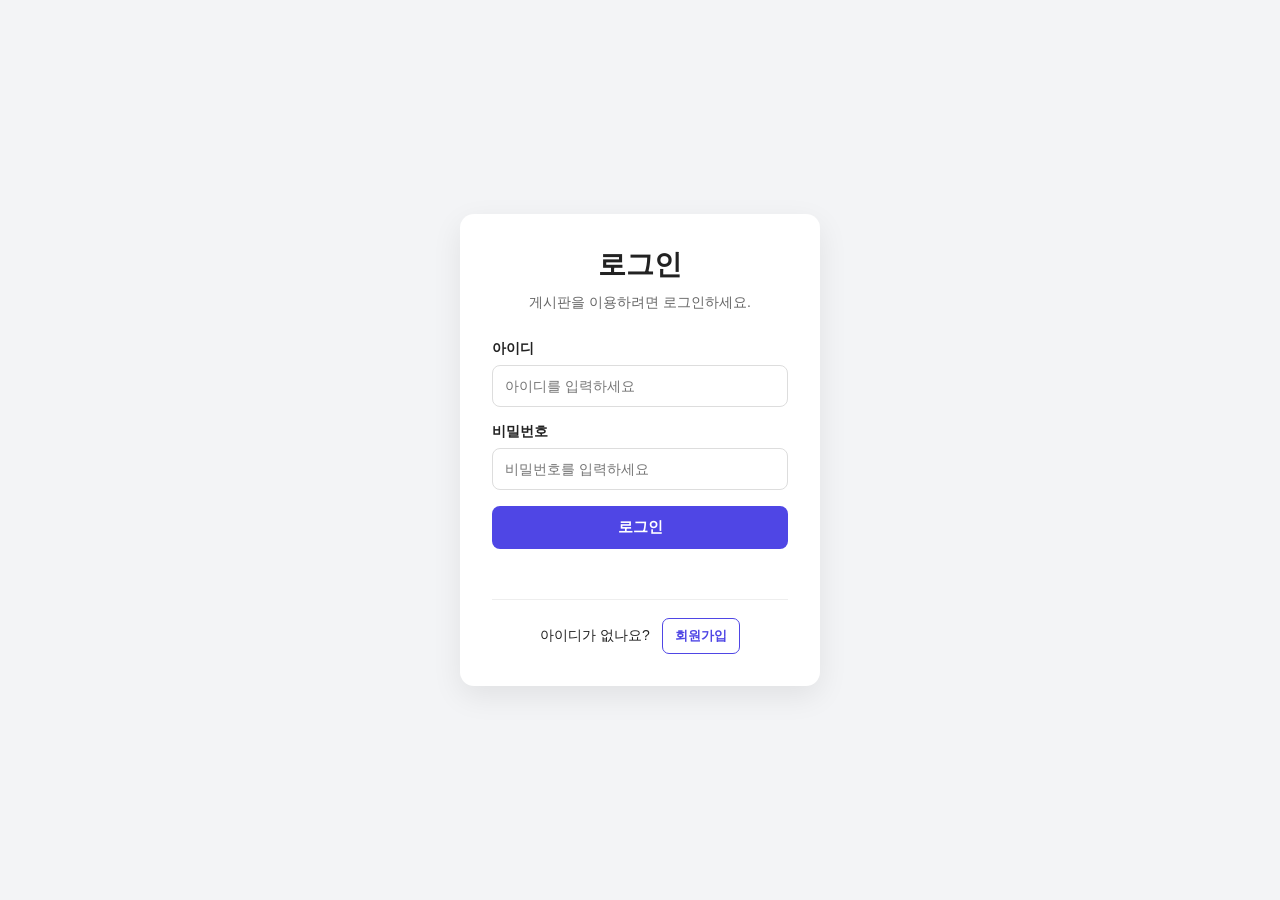
<file: public/index.html>
<!DOCTYPE html>
<html lang="ko">
<head>
  <meta charset="UTF-8" />
  <meta name="viewport" content="width=device-width, initial-scale=1.0" />
  <title>로그인</title>

  <link rel="stylesheet" href="./style.css" />
</head>
<body>
  <div class="login-container">
    <div class="login-box">
      <h1>로그인</h1>
      <p class="sub-text">게시판을 이용하려면 로그인하세요.</p>

      <div class="input-group">
        <label for="userid">아이디</label>
        <input
          id="userid"
          type="text"
          placeholder="아이디를 입력하세요"
        />
      </div>

      <div class="input-group">
        <label for="password">비밀번호</label>
        <input
          id="password"
          type="password"
          placeholder="비밀번호를 입력하세요"
        />
      </div>

      <button id="login-btn" class="login-btn">로그인</button>

      <p id="message" class="message"></p>

      <div class="signup-area">
        <span>아이디가 없나요?</span>
        <button id="signup-page-btn" class="signup-btn">
          회원가입
        </button>
      </div>
    </div>
  </div>

  <script src="./index.js"></script>
</body>
</html>
</file>
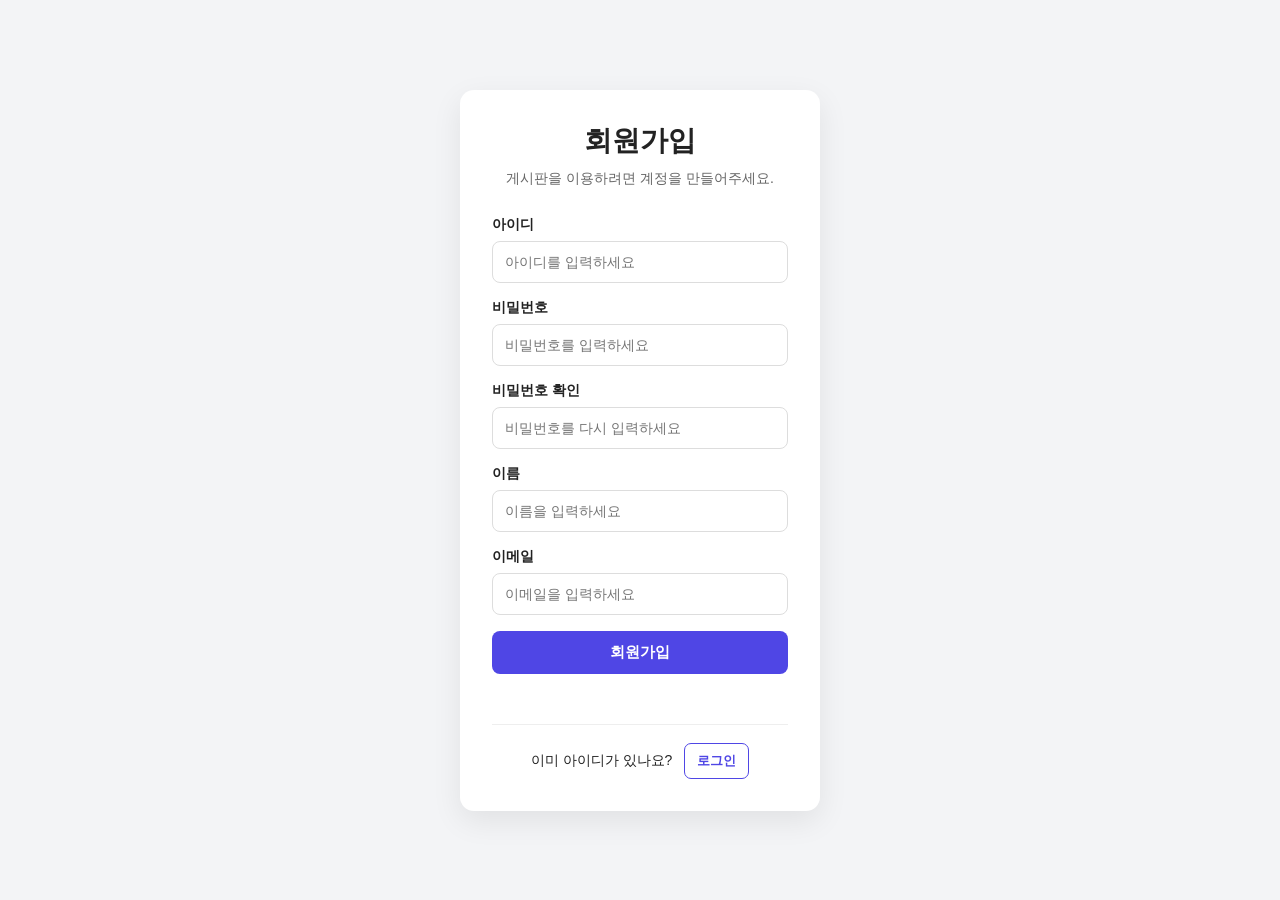
<file: public/auth.html>
<!DOCTYPE html>
<html lang="ko">
<head>
  <meta charset="UTF-8" />
  <meta name="viewport" content="width=device-width, initial-scale=1.0" />
  <title>회원가입</title>

  <link rel="stylesheet" href="./style.css" />
</head>
<body>
  <div class="login-container">
    <div class="login-box">
      <h1>회원가입</h1>
      <p class="sub-text">게시판을 이용하려면 계정을 만들어주세요.</p>

      <div class="input-group">
        <label for="userid">아이디</label>
        <input
          id="userid"
          type="text"
          placeholder="아이디를 입력하세요"
        />
      </div>

      <div class="input-group">
        <label for="password">비밀번호</label>
        <input
          id="password"
          type="password"
          placeholder="비밀번호를 입력하세요"
        />
      </div>

      <div class="input-group">
        <label for="password-check">비밀번호 확인</label>
        <input
          id="password-check"
          type="password"
          placeholder="비밀번호를 다시 입력하세요"
        />
      </div>

      <div class="input-group">
        <label for="name">이름</label>
        <input
          id="name"
          type="text"
          placeholder="이름을 입력하세요"
        />
      </div>

      <div class="input-group">
        <label for="email">이메일</label>
        <input
          id="email"
          type="email"
          placeholder="이메일을 입력하세요"
        />
      </div>

      <button id="signup-btn" class="login-btn">회원가입</button>

      <p id="message" class="message"></p>

      <div class="signup-area">
        <span>이미 아이디가 있나요?</span>
        <button id="login-page-btn" class="signup-btn">
          로그인
        </button>
      </div>
    </div>
  </div>

  <script src="./auth.js"></script>
</body>
</html>
</file>
<file: public/style.css>
* {
  box-sizing: border-box;
}

body {
  margin: 0;
  font-family: Arial, "Noto Sans KR", sans-serif;
  background-color: #f3f4f6;
  color: #222;
}

.login-container {
  min-height: 100vh;
  display: flex;
  justify-content: center;
  align-items: center;
}

.login-box {
  width: 360px;
  padding: 32px;
  background-color: white;
  border-radius: 14px;
  box-shadow: 0 10px 30px rgba(0, 0, 0, 0.08);
}

.login-box h1 {
  margin: 0;
  text-align: center;
  font-size: 28px;
}

.sub-text {
  margin: 10px 0 28px;
  text-align: center;
  font-size: 14px;
  color: #666;
}

.input-group {
  margin-bottom: 16px;
}

.input-group label {
  display: block;
  margin-bottom: 7px;
  font-size: 14px;
  font-weight: bold;
}

.input-group input {
  width: 100%;
  padding: 12px;
  border: 1px solid #ddd;
  border-radius: 8px;
  font-size: 14px;
  outline: none;
}

.input-group input:focus {
  border-color: #4f46e5;
}

.login-btn {
  width: 100%;
  padding: 12px;
  border: none;
  border-radius: 8px;
  background-color: #4f46e5;
  color: white;
  font-size: 15px;
  font-weight: bold;
  cursor: pointer;
}

.login-btn:hover {
  background-color: #4338ca;
}

.message {
  min-height: 20px;
  margin: 12px 0;
  text-align: center;
  font-size: 14px;
  color: red;
}

.signup-area {
  margin-top: 18px;
  padding-top: 18px;
  border-top: 1px solid #eee;
  text-align: center;
  font-size: 14px;
}

.signup-btn {
  margin-left: 8px;
  padding: 8px 12px;
  border: 1px solid #4f46e5;
  border-radius: 7px;
  background-color: white;
  color: #4f46e5;
  font-weight: bold;
  cursor: pointer;
}

.signup-btn:hover {
  background-color: #eef2ff;
}

.posts-container {
  width: 100%;
  max-width: 900px;
  margin: 0 auto;
  padding: 40px 20px;
}

.posts-header {
  display: flex;
  justify-content: space-between;
  align-items: center;
  margin-bottom: 24px;
}

.posts-header h1 {
  margin: 0;
  font-size: 30px;
}

.posts-header p {
  margin-top: 8px;
  color: #666;
  font-size: 14px;
}

.logout-btn {
  padding: 10px 14px;
  border: none;
  border-radius: 8px;
  background-color: #ef4444;
  color: white;
  font-weight: bold;
  cursor: pointer;
}

.logout-btn:hover {
  background-color: #dc2626;
}

.search-box {
  display: flex;
  gap: 8px;
  margin-bottom: 20px;
  padding: 20px;
  background-color: white;
  border-radius: 12px;
  box-shadow: 0 8px 20px rgba(0, 0, 0, 0.05);
}

.search-box input {
  flex: 1;
  padding: 11px;
  border: 1px solid #ddd;
  border-radius: 8px;
  font-size: 14px;
}

.search-box button {
  padding: 11px 14px;
  border: none;
  border-radius: 8px;
  background-color: #4f46e5;
  color: white;
  font-weight: bold;
  cursor: pointer;
}

.search-box button:hover {
  background-color: #4338ca;
}

.post-write-box,
.post-list-section {
  margin-top: 20px;
  padding: 24px;
  background-color: white;
  border-radius: 12px;
  box-shadow: 0 8px 20px rgba(0, 0, 0, 0.05);
}

.post-write-box h2,
.post-list-section h2 {
  margin-top: 0;
  margin-bottom: 18px;
}

textarea {
  width: 100%;
  min-height: 100px;
  padding: 12px;
  resize: vertical;
  border: 1px solid #ddd;
  border-radius: 8px;
  font-family: Arial, "Noto Sans KR", sans-serif;
  font-size: 14px;
  outline: none;
}

textarea:focus {
  border-color: #4f46e5;
}

.post-list {
  display: flex;
  flex-direction: column;
  gap: 14px;
}

.post-card {
  padding: 18px;
  border: 1px solid #eee;
  border-radius: 10px;
  background-color: #fafafa;
}

.post-top {
  display: flex;
  justify-content: space-between;
  gap: 12px;
  align-items: flex-start;
  margin-bottom: 10px;
}

.post-top h3 {
  margin: 0;
  font-size: 18px;
}

.post-id {
  font-size: 12px;
  color: #777;
  word-break: break-all;
  text-align: right;
}

.post-content {
  margin: 10px 0 16px;
  line-height: 1.5;
  color: #333;
  white-space: pre-wrap;
}

.post-actions {
  display: flex;
  gap: 8px;
}

.post-actions button {
  padding: 8px 11px;
  border: none;
  border-radius: 7px;
  font-weight: bold;
  cursor: pointer;
}

.edit-btn {
  background-color: #e0e7ff;
  color: #3730a3;
}

.delete-btn {
  background-color: #fee2e2;
  color: #b91c1c;
}

.empty-box {
  padding: 30px;
  text-align: center;
  color: #777;
  background-color: #fafafa;
  border-radius: 10px;
}

.post-info {
  margin: 12px 0;
  padding: 10px;
  background-color: #f3f4f6;
  border-radius: 8px;
  font-size: 13px;
  color: #555;
}

.post-info p {
  margin: 4px 0;
}
</file>
